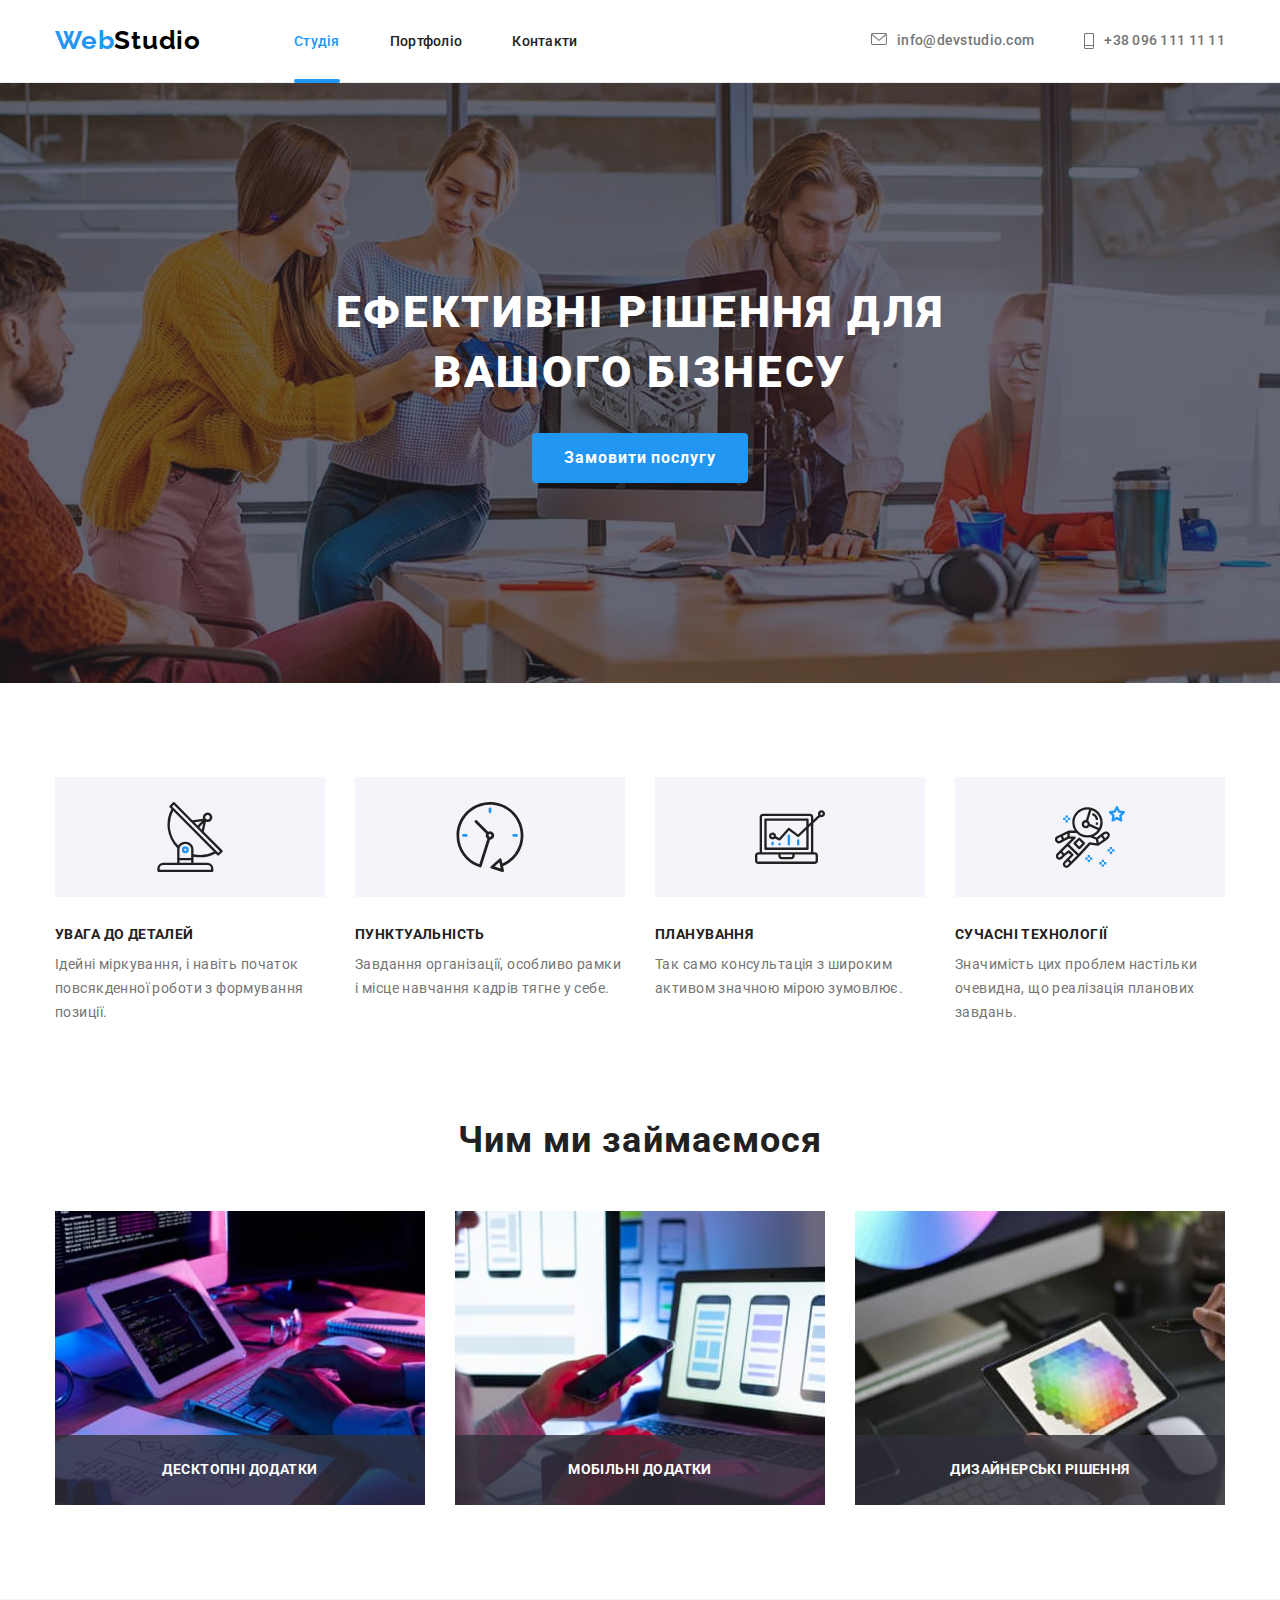
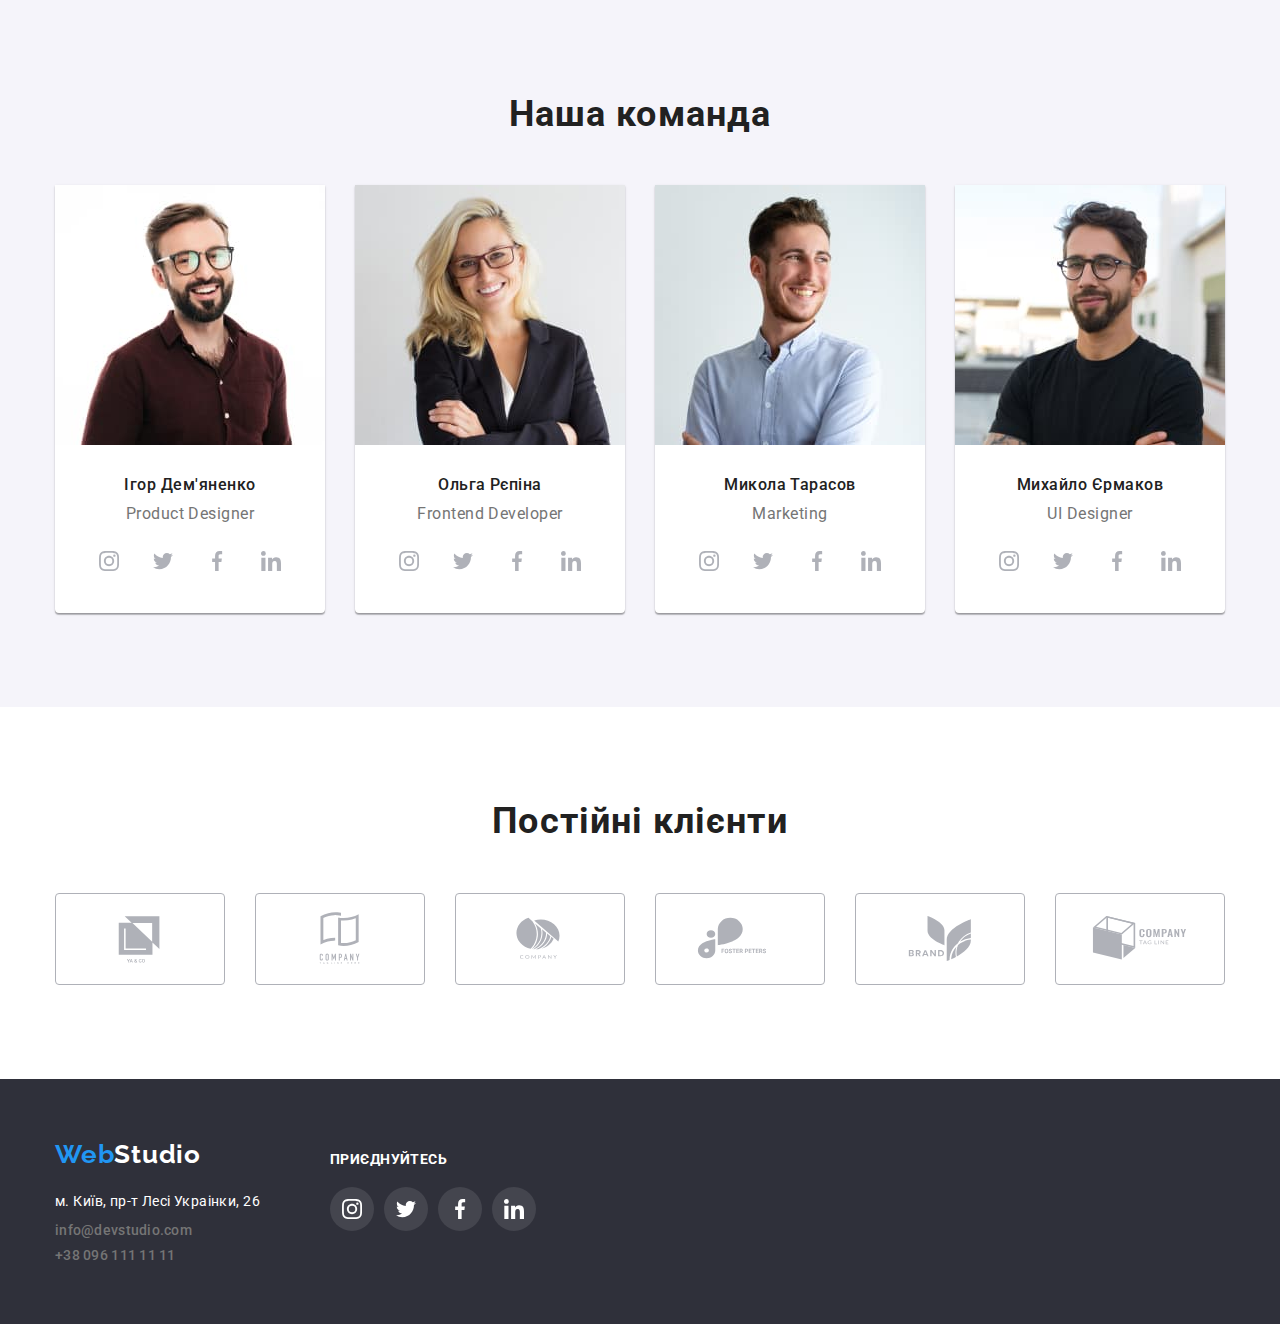
<file: index.html>
<!DOCTYPE html>
<html lang="uk">
  <head>
    <meta charset="UTF-8" />
    <meta http-equiv="X-UA-Compatible" content="IE=edge" />
    <meta name="viewport" content="width=device-width, initial-scale=1.0" />
    <link rel="preconnect" href="https://fonts.googleapis.com" />
    <link rel="preconnect" href="https://fonts.gstatic.com" crossorigin />
    <link
      href="https://fonts.googleapis.com/css2?family=Raleway:wght@700&family=Roboto:wght@400;500;700;900&display=swap"
      rel="stylesheet"
    />
    <link
      rel="stylesheet"
      href="https://cdnjs.cloudflare.com/ajax/libs/modern-normalize/1.1.0/modern-normalize.min.css"
    />
    <link rel="stylesheet" href="./CSS/styles.css" />
    <title>Студія</title>
  </head>
  <body>
    <header>
      <section class="section-header">
        <div class="container header">
          <nav>
            <ul class="list-navigation">
              <li class="logo-header">
                <a href="./index.html" class="logo-link"><span class="logo-web">Web</span>Studio</a>
              </li>
              <li class="list-link-header">
                <a href="index.html" class="link-header studio current-page">Студія</a>
              </li>
              <li class="list-link-header">
                <a href="portfolio.html" class="link-header portfolio">Портфоліо</a>
              </li>
              <li class="list-link-header contacts">
                <a href="index.html" class="link-header contacts">Контакти</a>
              </li>
            </ul>
          </nav>
          <ul class="section-header-contacts">
            <li class="list-link-contact">
              <a href="mailto:info@devstudio.com" class="link-contact email">
                <svg class="icon-email" width="16" height="12">
                  <use href="./images/icons.svg#icon-email"></use>
                </svg>
                info@devstudio.com</a
              >
            </li>
            <li class="list-link-contact phone">
              <a href="tel:+380961111111" class="link-contact"
                ><svg class="icon-phone" width="10" height="16">
                  <use href="./images/icons.svg#icon-phone"></use>
                </svg>
                +38 096 111 11 11</a
              >
            </li>
          </ul>
        </div>
      </section>
    </header>
    <main>
      <section class="hero-section">
        <div class="container hero">
          <h1 class="hero-title">Ефективні рішення для вашого бізнесу</h1>
          <button type="button" class="button-hero" data-modal-open>Замовити послугу</button>
        </div>
      </section>
      <section class="section-advantages">
        <div class="container">
          <h2 class="title-advantages">НАШІ ПЕРЕВАГИ</h2>
          <ul class="list-advantages">
            <li class="block-advantages">
              <div class="rectangle-icon">
                <svg class="icon-advantages" width="70" height="70">
                  <use href="./images/icons.svg#icon-antenna"></use>
                </svg>
              </div>
              <h3 class="subtitle-advantages">УВАГА ДО ДЕТАЛЕЙ</h3>
              <p class="advantages-descripton">
                Ідейні міркування, і навіть початок повсякденної роботи з формування позиції.
              </p>
            </li>
            <li class="block-advantages">
              <div class="rectangle-icon">
                <svg class="icon-advantages" width="70" height="70">
                  <use href="./images/icons.svg#icon-clock"></use>
                </svg>
              </div>
              <h3 class="subtitle-advantages">ПУНКТУАЛЬНІСТЬ</h3>
              <p class="advantages-descripton">
                Завдання організації, особливо рамки і місце навчання кадрів тягне у себе.
              </p>
            </li>
            <li class="block-advantages">
              <div class="rectangle-icon">
                <svg class="icon-advantages" width="70" height="70">
                  <use href="./images/icons.svg#icon-diagram"></use>
                </svg>
              </div>
              <h3 class="subtitle-advantages">ПЛАНУВАННЯ</h3>
              <p class="advantages-descripton">
                Так само консультація з широким активом значною мірою зумовлює.
              </p>
            </li>
            <li class="block-advantages">
              <div class="rectangle-icon">
                <svg class="icon-advantages" width="70" height="70">
                  <use href="./images/icons.svg#icon-astronaut"></use>
                </svg>
              </div>
              <h3 class="subtitle-advantages">СУЧАСНІ ТЕХНОЛОГІЇ</h3>
              <p class="advantages-descripton">
                Значимість цих проблем настільки очевидна, що реалізація планових завдань.
              </p>
            </li>
          </ul>
        </div>
      </section>
      <section class="what-do-we-do">
        <div class="container">
          <h2 class="title-what-do-we-do">Чим ми займаємося</h2>
          <ul class="list-what-do-we-do">
            <li>
              <div class="image-what-do-we-do">
                <img
                  src="./images/whatdowedo1.jpg"
                  width="370"
                  alt="людина кодить з двума екранами по схемі на папері"
                  class="description"
                />
                <p class="description-what-do-we-do">Десктопні додатки</p>
              </div>
            </li>
            <li>
              <div class="image-what-do-we-do">
                <img
                  src="./images/whatdowedo2.jpg"
                  width="370"
                  alt="людина тримає телефон біля ноутбука"
                  class="description"
                />
                <p class="description-what-do-we-do">Мобільні додатки</p>
              </div>
            </li>
            <li>
              <div class="image-what-do-we-do">
                <img
                  src="./images/whatdowedo3.jpg"
                  width="370"
                  alt="людина малює різнокольоровий шестикутник на айпаді"
                  class="description"
                />
                <p class="description-what-do-we-do">Дизайнерські рішення</p>
              </div>
            </li>
          </ul>
        </div>
      </section>
      <section class="team-section">
        <div class="container">
          <h2 class="our-team">Наша команда</h2>
          <ul class="list-team">
            <li class="card-employee">
              <img
                src="./images/employee1.jpg"
                width="270"
                alt="усміхнений хлопець в окулярах одягнений у бордову футболку"
              />
              <div class="info">
                <h3 class="employee">Ігор Дем'яненко</h3>
                <p class="position">Product Designer</p>
              </div>
              <div class="block-social-media-employee">
                <ul class="list-social-media-employee">
                  <li class="social-media-employee">
                    <a href="" class="icon-link-employee">
                      <svg class="icon-social-media-employee" width="20" height="20">
                        <use href="./images/icons.svg#icon-instagram"></use>
                      </svg>
                    </a>
                  </li>
                  <li class="social-media-employee">
                    <a href="" class="icon-link-employee">
                      <svg class="icon-social-media-employee" width="20" height="20">
                        <use href="./images/icons.svg#icon-twitter"></use>
                      </svg>
                    </a>
                  </li>
                  <li class="social-media-employee">
                    <a href="" class="icon-link-employee">
                      <svg class="icon-social-media-employee" width="20" height="20">
                        <use href="./images/icons.svg#icon-facebook"></use>
                      </svg>
                    </a>
                  </li>
                  <li class="social-media-employee">
                    <a href="" class="icon-link-employee">
                      <svg class="icon-social-media-employee" width="20" height="20">
                        <use href="./images/icons.svg#icon-linkedin"></use>
                      </svg>
                    </a>
                  </li>
                </ul>
              </div>
            </li>
            <li class="card-employee">
              <img
                src="./images/employee2.jpg"
                width="270"
                alt="усміхнена блондинка в окулярах одягнена в білу блузку і чорний піджак"
              />
              <div class="info">
                <h3 class="employee">Ольга Рєпіна</h3>
                <p class="position">Frontend Developer</p>
              </div>
              <div class="block-social-media-employee">
                <ul class="list-social-media-employee">
                  <li class="social-media-employee">
                    <a href="" class="icon-link-employee">
                      <svg class="icon-social-media-employee" width="20" height="20">
                        <use href="./images/icons.svg#icon-instagram"></use>
                      </svg>
                    </a>
                  </li>
                  <li class="social-media-employee">
                    <a href="" class="icon-link-employee">
                      <svg class="icon-social-media-employee" width="20" height="20">
                        <use href="./images/icons.svg#icon-twitter"></use>
                      </svg>
                    </a>
                  </li>
                  <li class="social-media-employee">
                    <a href="" class="icon-link-employee">
                      <svg class="icon-social-media-employee" width="20" height="20">
                        <use href="./images/icons.svg#icon-facebook"></use>
                      </svg>
                    </a>
                  </li>
                  <li class="social-media-employee">
                    <a href="" class="icon-link-employee">
                      <svg class="icon-social-media-employee" width="20" height="20">
                        <use href="./images/icons.svg#icon-linkedin"></use>
                      </svg>
                    </a>
                  </li>
                </ul>
              </div>
            </li>
            <li class="card-employee">
              <img
                src="./images/employee3.jpg"
                width="270"
                alt="усміхнений хлопець в блакитній рубашці"
              />
              <div class="info">
                <h3 class="employee">Микола Тарасов</h3>
                <p class="position">Marketing</p>
              </div>
              <div class="block-social-media-employee">
                <ul class="list-social-media-employee">
                  <li class="social-media-employee">
                    <a href="" class="icon-link-employee">
                      <svg class="icon-social-media-employee" width="20" height="20">
                        <use href="./images/icons.svg#icon-instagram"></use>
                      </svg>
                    </a>
                  </li>
                  <li class="social-media-employee">
                    <a href="" class="icon-link-employee">
                      <svg class="icon-social-media-employee" width="20" height="20">
                        <use href="./images/icons.svg#icon-twitter"></use>
                      </svg>
                    </a>
                  </li>
                  <li class="social-media-employee">
                    <a href="" class="icon-link-employee">
                      <svg class="icon-social-media-employee" width="20" height="20">
                        <use href="./images/icons.svg#icon-facebook"></use>
                      </svg>
                    </a>
                  </li>
                  <li class="social-media-employee">
                    <a href="" class="icon-link-employee">
                      <svg class="icon-social-media-employee" width="20" height="20">
                        <use href="./images/icons.svg#icon-linkedin"></use>
                      </svg>
                    </a>
                  </li>
                </ul>
              </div>
            </li>
            <li class="card-employee">
              <img
                src="./images/employee4.jpg"
                width="270"
                alt="бородатий хлопець в окулярах одягнений в чорну футболку"
              />
              <div class="info">
                <h3 class="employee">Михайло Єрмаков</h3>
                <p class="position">UI Designer</p>
              </div>
              <div class="block-social-media-employee">
                <ul class="list-social-media-employee">
                  <li class="social-media-employee">
                    <a href="" class="icon-link-employee">
                      <svg class="icon-social-media-employee" width="20" height="20">
                        <use href="./images/icons.svg#icon-instagram"></use>
                      </svg>
                    </a>
                  </li>
                  <li class="social-media-employee">
                    <a href="" class="icon-link-employee">
                      <svg class="icon-social-media-employee" width="20" height="20">
                        <use href="./images/icons.svg#icon-twitter"></use>
                      </svg>
                    </a>
                  </li>
                  <li class="social-media-employee">
                    <a href="" class="icon-link-employee">
                      <svg class="icon-social-media-employee" width="20" height="20">
                        <use href="./images/icons.svg#icon-facebook"></use>
                      </svg>
                    </a>
                  </li>
                  <li class="social-media-employee">
                    <a href="" class="icon-link-employee">
                      <svg class="icon-social-media-employee" width="20" height="20">
                        <use href="./images/icons.svg#icon-linkedin"></use>
                      </svg>
                    </a>
                  </li>
                </ul>
              </div>
            </li>
          </ul>
        </div>
      </section>
      <section class="clients">
        <div class="container">
          <h2 class="regular-clients">Постійні клієнти</h2>
          <div>
            <ul class="list-clients">
              <li class="our-clients">
                <a href="" class="link-clients">
                  <svg class="icon-clients" width="106" height="60">
                    <use href="./images/icons.svg#icon-logo-1"></use>
                  </svg>
                </a>
              </li>
              <li class="our-clients">
                <a href="" class="link-clients">
                  <svg class="icon-clients" width="106" height="60">
                    <use href="./images/icons.svg#icon-logo-2"></use>
                  </svg>
                </a>
              </li>
              <li class="our-clients">
                <a href="" class="link-clients">
                  <svg class="icon-clients" width="106" height="60">
                    <use href="./images/icons.svg#icon-logo-3"></use>
                  </svg>
                </a>
              </li>
              <li class="our-clients">
                <a href="" class="link-clients">
                  <svg class="icon-clients" width="106" height="60">
                    <use href="./images/icons.svg#icon-logo-4"></use>
                  </svg>
                </a>
              </li>
              <li class="our-clients">
                <a href="" class="link-clients">
                  <svg class="icon-clients" width="106" height="60">
                    <use href="./images/icons.svg#icon-logo-5"></use>
                  </svg>
                </a>
              </li>
              <li class="our-clients">
                <a href="" class="link-clients">
                  <svg class="icon-clients" width="106" height="60">
                    <use href="./images/icons.svg#icon-logo-6"></use>
                  </svg>
                </a>
              </li>
            </ul>
          </div>
        </div>
      </section>
    </main>
    <footer class="section-footer">
      <div class="container footer">
        <div class="block-address">
          <a href="index.html" class="logo-footer"><span class="logo-web">Web</span>Studio</a>
          <address>
            <ul class="list-footer">
              <li class="contact-item">
                <a
                  href="https://goo.gl/maps/CPtrU1FHBa2aNyZL9"
                  target="_blank"
                  rel="noopener noreferrer nofollow"
                  class="link-footer-address"
                  >м. Київ, пр-т Лесі Украінки, 26</a
                >
              </li>
              <li class="contact-item">
                <a href="mailto:info@devstudio.com" class="link-footer">info@devstudio.com</a>
              </li>
              <li class="contact-item">
                <a href="tel:+380961111111" class="link-footer">+38 096 111 11 11</a>
              </li>
            </ul>
          </address>
        </div>
        <div class="section-social-media-footer">
          <h2 class="subscribe">приєднуйтесь</h2>
          <div class="block-social-media-footer">
            <ul class="list-social-media-footer">
              <li class="social-media-footer">
                <a href="" class="icon-link-footer">
                  <svg class="icon-social-media-footer" width="20" height="20">
                    <use href="./images/icons.svg#icon-instagram"></use>
                  </svg>
                </a>
              </li>
              <li class="social-media-footer">
                <a href="" class="icon-link-footer">
                  <svg class="icon-social-media-footer" width="20" height="20">
                    <use href="./images/icons.svg#icon-twitter"></use>
                  </svg>
                </a>
              </li>
              <li class="social-media-footer">
                <a href="" class="icon-link-footer">
                  <svg class="icon-social-media-footer" width="20" height="20">
                    <use href="./images/icons.svg#icon-facebook"></use>
                  </svg>
                </a>
              </li>
              <li class="social-media-footer">
                <a href="" class="icon-link-footer">
                  <svg class="icon-social-media-footer" width="20" height="20">
                    <use href="./images/icons.svg#icon-linkedin"></use>
                  </svg>
                </a>
              </li>
            </ul>
          </div>
        </div>
      </div>
    </footer>
    <div class="backdrop is-hidden" data-modal>
      <div class="modal">
        <button type="button" class="button-modal" data-modal-close>
          <svg class="modal-close">
            <use href="./images/icons.svg#icon-close"></use>
          </svg>
        </button>
      </div>
    </div>
    <script src="./JavaScript/modal.js"></script>
  </body>
</html>
</file>
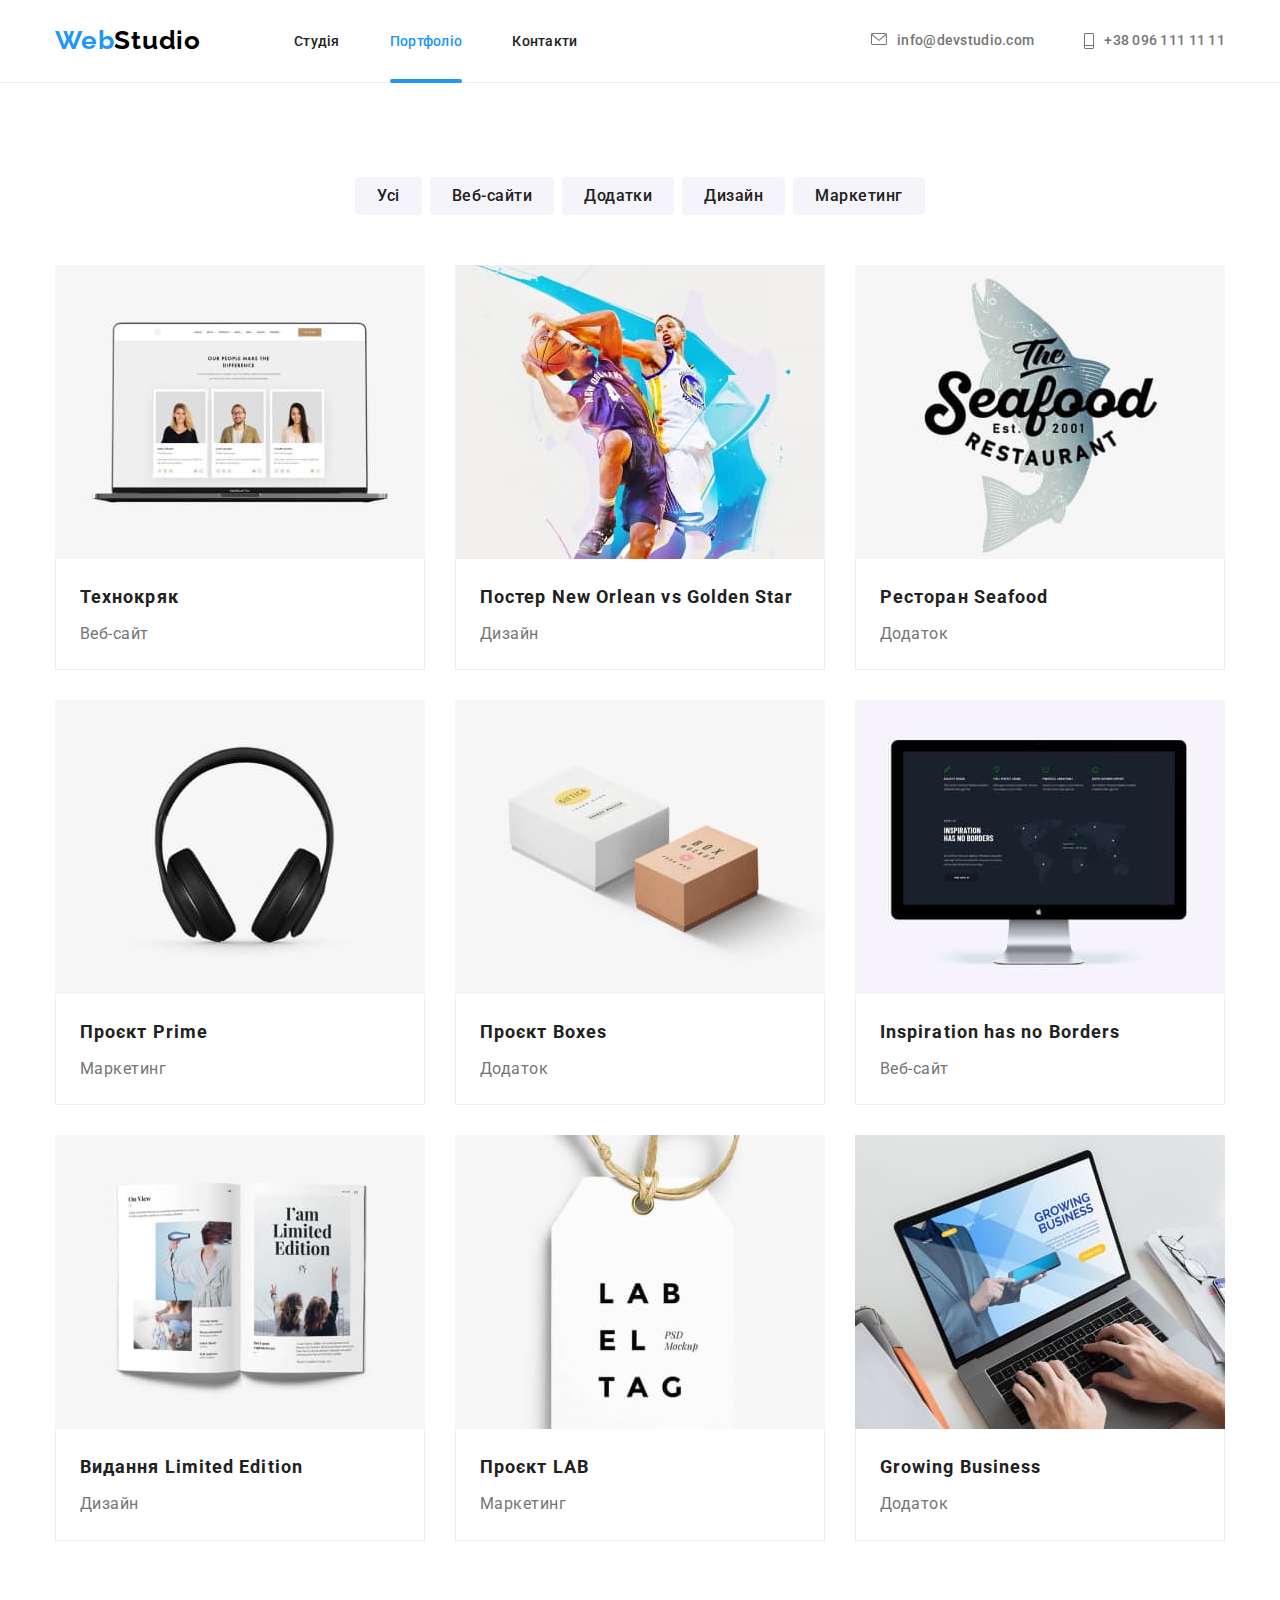
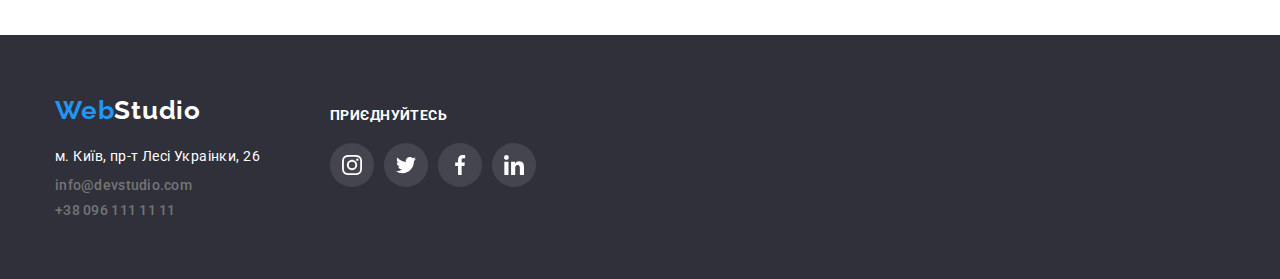
<file: portfolio.html>
<!DOCTYPE html>
<html lang="uk">
  <head>
    <meta charset="UTF-8" />
    <meta http-equiv="X-UA-Compatible" content="IE=edge" />
    <meta name="viewport" content="width=device-width, initial-scale=1.0" />
    <link rel="preconnect" href="https://fonts.googleapis.com" />
    <link rel="preconnect" href="https://fonts.gstatic.com" crossorigin />
    <link
      href="https://fonts.googleapis.com/css2?family=Raleway:wght@700&family=Roboto:wght@400;500;700;900&display=swap"
      rel="stylesheet"
    />
    <link
      rel="stylesheet"
      href="https://cdnjs.cloudflare.com/ajax/libs/modern-normalize/1.1.0/modern-normalize.min.css"
    />
    <link rel="stylesheet" href="./CSS/portfolio.css" />
    <title>Портфоліо</title>
  </head>
  <body>
    <header>
      <section class="section-header">
        <div class="container header">
          <nav>
            <ul class="list-navigation">
              <li class="logo-header">
                <a href="./index.html" class="logo-link"><span class="logo-web">Web</span>Studio</a>
              </li>
              <li class="list-link-header">
                <a href="index.html" class="link-header studio">Студія</a>
              </li>
              <li class="list-link-header">
                <a href="portfolio.html" class="link-header portfolio current-page">Портфоліо</a>
              </li>
              <li class="list-link-header contacts">
                <a href="index.html" class="link-header contacts">Контакти</a>
              </li>
            </ul>
          </nav>
          <ul class="section-header-contacts">
            <li class="list-link-contact">
              <a href="mailto:info@devstudio.com" class="link-contact email">
                <svg class="icon-email" width="16" height="12">
                  <use href="./images/icons.svg#icon-email"></use>
                </svg>
                info@devstudio.com</a
              >
            </li>
            <li class="list-link-contact phone">
              <a href="tel:+380961111111" class="link-contact"
                ><svg class="icon-phone" width="10" height="16">
                  <use href="./images/icons.svg#icon-phone"></use>
                </svg>
                +38 096 111 11 11</a
              >
            </li>
          </ul>
        </div>
      </section>
    </header>
    <main>
      <div class="container">
        <section class="section-our-works">
          <h1>наші роботи</h1>
          <ul class="filter">
            <li class="buttons-filter">
              <button type="button" class="buttons-filter-item">Усі</button>
            </li>
            <li class="buttons-filter">
              <button type="button" class="buttons-filter-item">Веб-сайти</button>
            </li>
            <li class="buttons-filter">
              <button type="button" class="buttons-filter-item">Додатки</button>
            </li>
            <li class="buttons-filter">
              <button type="button" class="buttons-filter-item">Дизайн</button>
            </li>
            <li class="buttons-filter marketing">
              <button type="button" class="buttons-filter-item">Маркетинг</button>
            </li>
          </ul>
          <ul class="our-works">
            <li class="work-cards">
              <a href="" class="link-main">
                <div class="product-thumb">
                  <img
                    src="./images/portfolio/technokryak.jpg"
                    alt="Ноутбук з відкритим сайтом"
                    width="370"
                  />
                  <p class="cards-info">
                    Ресурс пропонує комплексні пропозиції з різним рівнем функціоналу та сервісів.
                    Все це дозволить відвідувачу отримати вичерпні відомості про компанію чи
                    приватну особу.
                  </p>
                </div>
                <div class="info-portfolio">
                  <h2 class="title">Технокряк</h2>
                  <p class="subtitle">Веб-сайт</p>
                </div>
              </a>
            </li>
            <li class="work-cards">
              <a href="" class="link-main">
                <div class="product-thumb">
                  <img
                    src="./images/portfolio/poster.jpg"
                    alt="2 баскетболісти намагаються отримати м'яч"
                    width="370"
                  />
                  <p class="cards-info"></p>
                </div>
                <div class="info-portfolio">
                  <h2 class="title">Постер New Orlean vs Golden Star</h2>
                  <p class="subtitle">Дизайн</p>
                </div>
              </a>
            </li>
            <li class="work-cards">
              <a href="" class="link-main">
                <div>
                  <div class="product-thumb">
                    <img
                      src="./images/portfolio/restoran-of-seafood.jpg"
                      alt="Риба та назва поверх неї 'морська їжа'"
                      width="370"
                    />
                    <p class="cards-info"></p>
                  </div>
                </div>
                <div class="info-portfolio">
                  <h2 class="title">Ресторан Seafood</h2>
                  <p class="subtitle">Додаток</p>
                </div>
              </a>
            </li>
            <li class="work-cards">
              <a href="" class="link-main">
                <div>
                  <div class="product-thumb">
                    <img
                      src="./images/portfolio/project-prime.jpg"
                      alt="Чорні навушники на білому фоні"
                      width="370"
                    />
                    <p class="cards-info"></p>
                  </div>
                </div>
                <div class="info-portfolio">
                  <h2 class="title">Проєкт Prime</h2>
                  <p class="subtitle">Маркетинг</p>
                </div>
              </a>
            </li>
            <li class="work-cards">
              <a href="" class="link-main">
                <div class="product-thumb">
                  <img src="./images/portfolio/project-boxes.jpg" alt="Дві коробки" width="370" />
                  <p class="cards-info"></p>
                </div>
                <div class="info-portfolio">
                  <h2 class="title">Проєкт Boxes</h2>
                  <p class="subtitle">Додаток</p>
                </div>
              </a>
            </li>
            <li class="work-cards">
              <a href="" class="link-main">
                <div class="product-thumb">
                  <img
                    src="./images/portfolio/inspiration-has-no-borders.jpg"
                    alt="Екран з відкритим сайтом "
                    width="370"
                  />
                  <p class="cards-info"></p>
                </div>
                <div class="info-portfolio">
                  <h2 class="title">Inspiration has no Borders</h2>
                  <p class="subtitle">Веб-сайт</p>
                </div>
              </a>
            </li>
            <li class="work-cards last">
              <a href="" class="link-main">
                <div class="product-thumb">
                  <img
                    src="./images/portfolio/limited-edition.jpg"
                    alt="Книжка з картинками"
                    width="370"
                  />
                  <p class="cards-info"></p>
                </div>
                <div class="info-portfolio">
                  <h2 class="title">Видання Limited Edition</h2>
                  <p class="subtitle">Дизайн</p>
                </div>
              </a>
            </li>
            <li class="work-cards last">
              <a href="" class="link-main">
                <div class="product-thumb">
                  <img
                    src="./images/portfolio/project-lab.jpg"
                    alt="Біла бірка за надписом LAB"
                    width="370"
                  />
                  <p class="cards-info"></p>
                </div>
                <div class="info-portfolio">
                  <h2 class="title">Проєкт LAB</h2>
                  <p class="subtitle">Маркетинг</p>
                </div>
              </a>
            </li>
            <li class="work-cards last">
              <a href="" class="link-main"
                ><div class="product-thumb">
                  <img
                    src="./images/portfolio/growing-business.jpg"
                    alt="Людина тримає ноутбук на ногах і щось шукає на сайті growing-business"
                    width="370"
                  />
                  <p class="cards-info"></p>
                </div>
                <div class="info-portfolio">
                  <h2 class="title">Growing Business</h2>
                  <p class="subtitle">Додаток</p>
                </div>
              </a>
            </li>
          </ul>
        </section>
      </div>
    </main>
    <footer class="section-footer">
      <div class="container footer">
        <div class="block-address">
          <a href="index.html" class="logo-footer"><span class="logo-web">Web</span>Studio</a>
          <address>
            <ul class="list-footer">
              <li class="contact-item">
                <a
                  href="https://goo.gl/maps/CPtrU1FHBa2aNyZL9"
                  target="_blank"
                  rel="noopener noreferrer nofollow"
                  class="link-footer-address"
                  >м. Київ, пр-т Лесі Украінки, 26</a
                >
              </li>
              <li class="contact-item">
                <a href="mailto:info@devstudio.com" class="link-footer">info@devstudio.com</a>
              </li>
              <li class="contact-item">
                <a href="tel:+380961111111" class="link-footer">+38 096 111 11 11</a>
              </li>
            </ul>
          </address>
        </div>
        <div class="section-social-media-footer">
          <h2 class="subscribe">приєднуйтесь</h2>
          <div class="block-social-media-footer">
            <ul class="list-social-media-footer">
              <li class="social-media-footer">
                <a href="" class="icon-link-footer">
                  <svg class="icon-social-media-footer" width="20" height="20">
                    <use href="./images/icons.svg#icon-instagram"></use>
                  </svg>
                </a>
              </li>
              <li class="social-media-footer">
                <a href="" class="icon-link-footer">
                  <svg class="icon-social-media-footer" width="20" height="20">
                    <use href="./images/icons.svg#icon-twitter"></use>
                  </svg>
                </a>
              </li>
              <li class="social-media-footer">
                <a href="" class="icon-link-footer">
                  <svg class="icon-social-media-footer" width="20" height="20">
                    <use href="./images/icons.svg#icon-facebook"></use>
                  </svg>
                </a>
              </li>
              <li class="social-media-footer">
                <a href="" class="icon-link-footer">
                  <svg class="icon-social-media-footer" width="20" height="20">
                    <use href="./images/icons.svg#icon-linkedin"></use>
                  </svg>
                </a>
              </li>
            </ul>
          </div>
        </div>
      </div>
    </footer>
  </body>
</html>
</file>
<file: CSS/styles.css>
:root {
 --link-color-hover: #2196F3;
 --button-color: white;
 --button-background: #2196F3;
 --primary-color: #212121;
 --secondary-color: #757575;
 --function: cubic-bezier(0.4, 0, 0.2, 1);
 --duration-animation: 250ms;
}
body {
    font-family: Roboto, sans-serif;
}
.container {
    width: 1200px;
    margin: 0 auto;
    padding-left: 15px;
    padding-right: 15px;
}
a {
    margin-bottom: 0;
}
h1,h2,h3,h4,h5,h6 {
    margin: 0;
    padding: 0;
}
p {
    margin: 0;
}
ul {
    padding-left: 0;
    margin: 0;
    list-style: none;
}
img {
    display: block;
}
 /* header */
.section-header {
    display: flex;
    justify-content: space-between;
    align-items: center;
    border-bottom: 1px solid #ECECEC;
}
.container.header {
    display: flex;
    justify-content: space-between;
    align-items: center;
}
 
 .list-navigation {
    list-style: none;
    margin: 0 auto;
    display: flex;
    text-align: center;
    padding: 0%;
    align-items: center;
 }
nav {
    font-family: Roboto, sans-serif;
}
.logo-header {
    font-family: 'Raleway', sans-serif;
        font-weight: 700;
        font-size: 26px;
        line-height: 1.19;
        letter-spacing: 0.03em;
        color: black;
        margin-right: 93px;
}
.logo-web {
    color: #2196F3;
}
.logo {
    display: block;
    padding-top: 24px;
    padding-bottom: 25px;
}
.logo-link {
    text-decoration: none;
    color: black;
    display: block;
    
}
.logo-header {
    padding-top: 24px;
    padding-bottom: 25px;
}
.list-link-header {
    margin-right: 50px;
    position: relative;
    padding-top: 32px;
    padding-bottom: 32px;
}

.link-header {
    color: var(--primary-color);
    text-decoration: none;
    font-family: 'Roboto', sans-serif;
    font-weight: 500;
    font-size: 14px;
    line-height: 16px;
    letter-spacing: 0.02em;
    padding-top: 32px;
    padding-bottom: 32px;
    
    transition-property: color;
    transition-duration: var(--duration-animation);
        
}
.link-header.studio {
    color: #2196F3;
}
.current-page::after {
position: absolute;
display: block;
width: 100%;
height: 4px;
background-color: var(--button-background);
bottom: -1px;
content: "";
border-radius: 2px;
}
.list-link-header.contacts {
    margin-right: 0px;
}
.link-header:hover,
.link-header:focus {
    color:#2196F3;
    transition-timing-function: var(--function);
    transition-duration: var(--duration-animation);
}
.icon-email {
    margin-right: 10px;
    --icon-color: currentColor;
}
.icon-phone {
    margin-right: 10px;
    --icon-color: currentColor;
}
.section-header-contacts {
    display: flex;
    list-style: none;
    padding: 0;
    margin: 0;
}
.link-contact {
    text-decoration: none;
    color: var(--secondary-color);
    font-family: 'Roboto', sans-serif;
    font-style: normal;
    font-weight: 500;
    font-size: 14px;
    line-height: 1.14;
    letter-spacing: 0.02em;
    margin-left: 0;
    display: flex;
    transition-property: color;
    transition-duration: var(--duration-animation);
}
.list-link-contact {
    margin-right: 50px;
    align-items: center;
}
.list-link-contact.phone {
margin-right: 0;
}

.link-contact:hover,
.link-contact:focus {
    color: var(--link-color-hover);
    transition-duration: var(--duration-animation);
    transition-timing-function: var(--function);
}

/* body */
.container.hero {
    display: flex;
    flex-direction: column;
    align-items: center;
    justify-content: center;
}
.hero-section {
    display: flex;
    background: #2F303A;
    text-align: center;
    align-items: center;
    background-image: linear-gradient(to right, rgba(47, 48, 58, 0.4), rgba(47, 48, 58, 0.4)), url(../images/hero.jpg);
    background-repeat: no-repeat;
    background-position: center;
    padding-top: 200px;
    padding-bottom: 200px;
}
/* .background-hero {
    display: flex;
        flex-direction: column;
        align-items: center;
        justify-content: center;
        background: rgba(47, 48, 58, 0.4);
        width: 1600px;
} */
.hero-title {
    position: relative;
    color: white;
    font-weight: 900;
    font-size: 44px;
    line-height: 1.36;
    letter-spacing: 0.06em;
    text-transform: uppercase;
    margin-bottom: 30px;
    width: 696px;
}
/* .hero-title::before {
    position: absolute;
    top: 0;
    left: 0;
    width: 100px;
    height: 20px;
    background: linear-gradient(217deg, rgba(255, 0, 0, .8), rgba(255, 0, 0, 0) 70.71%),
            linear-gradient(127deg, rgba(0, 255, 0, .8), rgba(0, 255, 0, 0) 70.71%),
            linear-gradient(336deg, rgba(0, 0, 255, .8), rgba(0, 0, 255, 0) 70.71%);
    content: "";

z-index: 1;
} */
.button-hero {
    display: block;
    font-weight: 700;
    font-size: 16px;
    line-height: 1.88;
    letter-spacing: 0.06em;
    color: #FFFFFF;
    background-color: var(--button-background);
    cursor: pointer;
    border-radius: 4px;
    padding: 10px 32px;
    margin: 0;
    border: none;

    transition-property: background-color;
    transition-duration: var(--duration-animation);
}
.button-hero:hover,
.button-hero:focus {
    background-color: #188CE8;
    transition-duration: var(--duration-animation);
    transition-timing-function: var(--function);
}
.section-advantages {
padding-top: 94px;
padding-bottom: 94px;
}
.list-advantages {
    display: flex;
    justify-content: space-between;
}
.title-advantages {
    display: none;
}

.subtitle-advantages {
        font-weight: 700;
        font-size: 14px;
        line-height: 1.14;
        letter-spacing: 0.03em;
        text-transform: uppercase;
        color: var(--primary-color);
        margin-top: 30px;
        margin-bottom: 10px;
}
.advantages-descripton {
font-size: 14px;
line-height: 1.71;
letter-spacing: 0.03em;
color: var(--secondary-color);
margin-top: 0%;
margin-bottom: 0%;
}
.block-advantages {
    width: 270px;
    height: 248px;
}
.rectangle-icon {
    display: flex;
    height: 120px;
    background-color: #F5F4FA;
    align-items: center;
}
.icon-advantages {
    margin: 0 auto;
}
.what-do-we-do {
    padding-bottom: 94px;
}
.title-what-do-we-do {
        font-weight: 700;
        font-size: 36px;
        line-height: 1.17;
        letter-spacing: 0.03em;
        color: var(--primary-color);
        text-align: center;
        margin-top: 0%;
        margin-bottom: 50px;
}
.list-what-do-we-do {
    display: flex;
    justify-content: space-between;
    list-style: none;
    margin-bottom: 0%;
    margin-top: 0%;
    padding-left: 0%;
    position: relative;
}
.image-what-do-we-do {
    position: relative;
    justify-content: center;
    display: flex;
}
.image-what-do-we-do::before {
    position: absolute;
    width: 370px;
    height: 70px;
    bottom: 0;
    left: 0;
    content: "";
    background: rgba(47, 48, 58, 0.8);
    }
.description-what-do-we-do {
    position: absolute;
    bottom: 27px;

    color: #FFFFFF;
    font-weight: 700;
        font-size: 14px;
        line-height: 1.14;
        letter-spacing: 0.03em;
        text-transform: uppercase;
}

.team-section {
background-color: #F5F4FA;
padding-top: 94px;
padding-bottom: 94px;
}
.list-team {
    display: flex;
    list-style: none;
    justify-content: space-between;
    padding-left: 0%;
}
.card-employee {
    text-align: center;
    background-color: #FFFFFF;
    box-shadow: 0px 1px 3px rgba(0, 0, 0, 0.12), 0px 1px 1px rgba(0, 0, 0, 0.14), 0px 2px 1px rgba(0, 0, 0, 0.2);
    border-radius: 0px 0px 4px 4px;
}
.our-team {
        font-weight: 700;
        font-size: 36px;
        line-height: 1.17;
        letter-spacing: 0.03em;
        color: var(--primary-color);
        text-align: center;
        margin-bottom: 50px;
}
.info {
    padding-top: 30px;
    padding-bottom: 16px;
}
.employee {
        font-weight: 500;
        font-size: 16px;
        line-height: 1.19;
        letter-spacing: 0.03em;
        color: var(--primary-color);
        margin-bottom: 10px;
}
.position {
        font-size: 16px;
        line-height: 1.19;
        letter-spacing: 0.03em;
        color: #757575;
}
.block-social-media-employee {
    padding-bottom: 30px;
}
.list-social-media-employee {
    display: flex;
    justify-content: center;
    gap: 10px;
}

.icon-link-employee {
    display: flex;
    width: 44px;
    height: 44px;
    border-radius: 50%;
    align-items: center;
    justify-content: center; 

    transition-property: background-color;
    transition-duration: var(--duration-animation);
}
.icon-social-media-employee {
    fill: #AFB1B8;

    transition-property: fill;
}
.icon-link-employee:hover,
.icon-link-employee:focus {
    background-color: #2196F3;  
    transition-duration: var(--duration-animation);
    transition-timing-function: var(--function);
}
.icon-link-employee:hover .icon-social-media-employee,
.icon-link-employee:focus .icon-social-media-employee {
    fill: #FFFFFF;

    transition-duration: var(--duration-animation);
    transition-timing-function: var(--function);
}
.clients {
    padding-top: 94px;
    padding-bottom: 94px;
}
.regular-clients {
    font-weight: 700;
    font-size: 36px;
    line-height: 1.16;
    text-align: center;
    letter-spacing: 0.03em;
    color: #212121;
    margin-bottom: 50px;
}
.list-clients {
    display: flex;
    gap: 30px;
    justify-content: center;
}

.link-clients {
    display: flex;
    width: 170px;
    height: 92px;
    border: 1px solid #AFB1B8;
    border-radius: 4px;
    align-items: center;
    justify-content: center;

    transition-property: border;
    transition-duration: var(--duration-animation);
}
.icon-clients {
    fill: #AFB1B8;
    transition-property: fill;
    transition-duration: var(--duration-animation);
}
.link-clients:hover,
.link-clients:focus {
    border: 1px solid #2196F3;
    transition-timing-function: var(--function);
    transition-duration: var(--duration-animation);
}
.link-clients:hover .icon-clients,
.link-clients:focus .icon-clients {
    fill: #2196F3;
    transition-timing-function: var(--function);
    transition-duration: var(--duration-animation);
}
/* footer */
.container.footer {
    display: flex;
}

.section-footer {
    background: #2F303A;
    padding-top: 60px;
    padding-bottom: 60px;
}
.logo-footer {
    display: block;
    font-family: 'Raleway', sans-serif;
    font-style: normal;
    font-weight: 700;
    font-size: 26px;
    line-height: 1.19;
    letter-spacing: 0.03em;
    text-decoration: none;
    color: white;
    margin-bottom: 20px;
}
.link-footer-address {
    display: block;
    font-family: 'Roboto';
    font-weight: 400;
    font-size: 14px;
    line-height: 1.71;
    letter-spacing: 0.03em;
    color: #FFFFFF;
    text-decoration: none;
    font-style: normal;
}

.link-footer {
    display: block;
    text-decoration: none;
    color: var(--secondary-color);
    font-family: 'Roboto', sans-serif;
    font-style: normal;
    font-weight: 500;
    font-size: 14px;
    line-height: 1.14;
    letter-spacing: 0.02em;

    transition-property: color;
    transition-duration: var(--duration-animation);
}
.list-footer {
    list-style: none;
    padding-left: 0%;
    margin: 0%;
    
}
.link-footer:hover,
.link-footer:focus {
    color: var(--link-color-hover);
    transition-timing-function: var(--function);
    transition-duration: var(--duration-animation);
}

.contact-item:not(:last-child) {
    margin-bottom: 9px;
}
.subscribe {
    font-weight: 700;
    font-size: 14px;
    line-height: 16px;
    letter-spacing: 0.03em;
    text-transform: uppercase;
    color: #FFFFFF;
    margin-bottom: 20px;
}
.section-social-media-footer {
    padding-top: 12px;
    margin-left: 70px;
}
.list-social-media-footer {
    display: flex;
    justify-content: center;
    gap: 10px;
}

.icon-link-footer {
    display: flex;
    width: 44px;
    height: 44px;
    border-radius: 50%;
    align-items: center;
    justify-content: center;
    background: rgba(255, 255, 255, 0.1);

    transition-property: background-color;
    transition-duration: var(--duration-animation);
}

.icon-social-media-footer {
    fill: #FFFFFF;
}

.icon-link-footer:hover,
.icon-link-footer:focus {
    background: #2196F3;
    transition-timing-function: var(--function);
    transition-duration: var(--duration-animation);
}
/* Modal */

.backdrop {
    position: fixed;
    background-color: rgba(0, 0, 0, 0.2);
    top: 0;
    left: 0;
    width: 100%;
    height: 100%;
    transition: opacity 250ms, visibility 250ms;
}
.modal {
    position: absolute;
    display: flex;
    width: 528px;
    height: 581px;
    background-color: white;
    top: 50%;
    left: 50%;
    transform: translate(-50%, -50%);
    justify-content: end;
    border-radius: 4px;
    padding: 8px;

}
.button-modal {
    background-color: #fff;
    border: 1px solid rgba(0, 0, 0, 0.1);
    cursor: pointer;
    width: 30px;
    height: 30px;
    border-radius: 50%;
    padding: 0;
}
.modal-close {
    width: 11px;
    height: 11px;
}
.is-hidden {
    opacity: 0;
    visibility: hidden;
    pointer-events: none;
}
</file>
<file: CSS/portfolio.css>
:root {
    --link-color-hover: #2196F3;
    --primary-color: #212121;
    --secondary-color: #757575;
    --button-background: #2196F3;
    --function: cubic-bezier(0.4, 0, 0.2, 1);
    --duration-animation: 250ms;
}
body {
    font-family: Roboto, sans-serif;
}
.container {
    width: 1200px;
    margin: 0 auto;
    padding-left: 15px;
    padding-right: 15px;
}

a {
    margin-bottom: 0;
}

h1,
h2,
h3,
h4,
h5,
h6 {
    margin: 0;
    padding: 0;
}

p {
    margin: 0;
}

ul {
    padding-left: 0;
    margin: 0;
    list-style: none;
}

img {
    display: block;
}
button {
    margin: o;
}
/* header */

.section-header {
    display: flex;
    justify-content: space-between;
    align-items: center;
    border-bottom: 1px solid #ECECEC;
}

.container.header {
    display: flex;
    justify-content: space-between;
    align-items: center;
}

.list-navigation {
    list-style: none;
    margin: 0 auto;
    display: flex;
    text-align: center;
    padding: 0%;
    align-items: center;
}

nav {
    font-family: Roboto, sans-serif;
}

.logo-header {
    font-family: 'Raleway', sans-serif;
    font-weight: 700;
    font-size: 26px;
    line-height: 1.19;
    letter-spacing: 0.03em;
    color: black;
    margin-right: 93px;
}

.logo-web {
    color: #2196F3;
}

.logo {
    display: block;
    padding-top: 24px;
    padding-bottom: 25px;
}

.logo-link {
    text-decoration: none;
    color: black;
    display: block;

}

.logo-header {
    padding-top: 24px;
    padding-bottom: 25px;
}

.list-link-header {
    margin-right: 50px;
    padding-top: 32px;
    padding-bottom: 32px;
    position: relative;
}

.link-header {
    color: var(--primary-color);
    text-decoration: none;
    font-family: 'Roboto', sans-serif;
    font-weight: 500;
    font-size: 14px;
    line-height: 16px;
    letter-spacing: 0.02em;
    padding-top: 32px;
    padding-bottom: 32px;

    transition-property: color;
    transition-duration: var(--duration-animation);

}

.link-header.portfolio {
    color: #2196F3;
}

.current-page::after {
    position: absolute;
    display: block;
    width: 100%;
    height: 4px;
    background-color: var(--button-background);
    bottom: -1px;
    content: "";
    border-radius: 2px;
}

.list-link-header.contacts {
    margin-right: 0px;
}

.link-header:hover,
.link-header:focus {
    color: #2196F3;
    transition-timing-function: var(--function);
    transition-duration: var(--duration-animation);
}

.icon-email {
    margin-right: 10px;
    --icon-color: currentColor;
}

.icon-phone {
    margin-right: 10px;
    --icon-color: currentColor;
}

.section-header-contacts {
    display: flex;
    list-style: none;
    padding: 0;
    margin: 0;
}

.link-contact {
    text-decoration: none;
    color: var(--secondary-color);
    font-family: 'Roboto', sans-serif;
    font-style: normal;
    font-weight: 500;
    font-size: 14px;
    line-height: 1.14;
    letter-spacing: 0.02em;
    margin-left: 0;
    display: flex;
    transition-property: color;
    transition-duration: var(--duration-animation);
}

.list-link-contact {
    margin-right: 50px;
    align-items: center;
}

.list-link-contact.phone {
    margin-right: 0;
}

.link-contact:hover,
.link-contact:focus {
    color: var(--link-color-hover);
    transition-duration: var(--duration-animation);
    transition-timing-function: var(--function);
}
/* main */
h1 {
    display: none;
}
.section-our-works {
    padding-top: 94px;
    padding-bottom: 94px;
}
.filter {
    display: flex;
    list-style: none;
    padding-left: 0%;
    align-items: center;    
    margin-bottom: 34px;
    justify-content: center;
    margin-bottom: 50px;
}

.buttons-filter:not(:last-child) {
    margin-right: 8px;
}
.buttons-filter-item {
    font-weight: 500;
    font-size: 16px;
    line-height: 1.62;
    letter-spacing: 0.03em;
    color: #212121;
    background: #F5F4FA;
    cursor: pointer;
    border-radius: 4px;
    border: transparent;
    padding: 6px 22px;

    transition-property: color, background-color;
    transition-duration: var(--duration-animation);
    transition-timing-function: var(--function);
}
.buttons-filter.marketing {
    margin-right: 0;
}

.buttons-filter-item:hover,
.buttons-filter-item:focus {
    color: white;
    background: #2196F3;
    box-shadow: 0px 3px 1px rgba(0, 0, 0, 0.1), 0px 1px 2px rgba(0, 0, 0, 0.08), 0px 2px 2px rgba(0, 0, 0, 0.12);
    border: transparent;
    transition-duration: var(--duration-animation);
    transition-timing-function: var(--function);
}
.our-works {
    display: flex;
    flex-wrap: wrap;
    list-style: none;
    padding-left: 0%;
    gap: 30px;
}
.work-cards {
    max-width: 370px;
}
.product-thumb {
    position: relative;
    display: flex;
    justify-content: center;
    align-items: center;
    overflow: hidden;
}
.product-thumb::before {
    position: absolute;
    width: 370px;
    height: 294px;
    content: "";
    background-color: rgba(33, 150, 243, 0.9);
    bottom: 0;
    left: 0;
    transform: translateY(100%);
    transition: transform 250ms cubic-bezier(0.4, 0, 0.2, 1);
    
}
.cards-info {
    position: absolute;
    padding: 63px 24px;
    font-size: 18px;
    line-height: 1.55;
    bottom: 0;
    letter-spacing: 0.03em;
    color: #FFFFFF;
    transform: translateY(101%);
    transition: transform 250ms cubic-bezier(0.4, 0, 0.2, 1);
}

.link-main:hover .product-thumb::before,
.link-main:focus .product-thumb::before {
    transform: translateY(0%);
    transition-duration: var(--duration-animation);
    transition-timing-function: var(--function);
}
.link-main:hover .cards-info,
.link-main:focus .cards-info {
    transform: translateY(0%);
    transition-duration: var(--duration-animation);
    transition-timing-function: var(--function);
}
.link-main {
    display: block;
    text-decoration: none;
    box-shadow: 0 0 0 transparent;
    transition-property: box-shadow;
    transition-duration: var(--duration-animation);
    transition-timing-function: var(--function);
}
.link-main:hover,
.link-main:focus {
    box-shadow: 0px 1px 1px rgba(0, 0, 0, 0.12), 0px 4px 4px rgba(0, 0, 0, 0.06), 1px 4px 6px rgba(0, 0, 0, 0.16);
    transition-duration: var(--duration-animation);
    transition-timing-function: var(--function);
}
.info-portfolio {
    padding: 20px 24px;
    border-right: 1px solid #EEEEEE;
    border-left: 1px solid #EEEEEE;
    border-bottom: 1px solid #EEEEEE;
}
.title {
    font-weight: 700;
    font-size: 18px;
    line-height: 2;    
    letter-spacing: 0.06em;
    color: var(--primary-color);
    margin-bottom: 4px;
}
.subtitle {
    font-size: 16px;
        line-height: 1.88;    
        letter-spacing: 0.03em;
    color: var(--secondary-color);
    margin-bottom: 0%;
    margin-top: 0%;
}
/* footer */
.container.footer {
    display: flex;
}

.section-footer {
    background: #2F303A;
    padding-top: 60px;
    padding-bottom: 60px;
}

.logo-footer {
    display: block;
    font-family: 'Raleway', sans-serif;
    font-style: normal;
    font-weight: 700;
    font-size: 26px;
    line-height: 1.19;
    letter-spacing: 0.03em;
    text-decoration: none;
    color: white;
    margin-bottom: 20px;
}

.link-footer-address {
    display: block;
    font-family: 'Roboto';
    font-weight: 400;
    font-size: 14px;
    line-height: 1.71;
    letter-spacing: 0.03em;
    color: #FFFFFF;
    text-decoration: none;
    font-style: normal;
}

.link-footer {
    display: block;
    text-decoration: none;
    color: var(--secondary-color);
    font-family: 'Roboto', sans-serif;
    font-style: normal;
    font-weight: 500;
    font-size: 14px;
    line-height: 1.14;
    letter-spacing: 0.02em;

    transition-property: color;
    transition-duration: var(--duration-animation);
}

.list-footer {
    list-style: none;
    padding-left: 0%;
    margin: 0%;

}

.link-footer:hover,
.link-footer:focus {
    color: var(--link-color-hover);
    transition-timing-function: var(--function);
    transition-duration: var(--duration-animation);
}

.contact-item:not(:last-child) {
    margin-bottom: 9px;
}

.subscribe {
    font-weight: 700;
    font-size: 14px;
    line-height: 16px;
    letter-spacing: 0.03em;
    text-transform: uppercase;
    color: #FFFFFF;
    margin-bottom: 20px;
}

.section-social-media-footer {
    padding-top: 12px;
    margin-left: 70px;
}

.list-social-media-footer {
    display: flex;
    justify-content: center;
    gap: 10px;
}

.icon-link-footer {
    display: flex;
    width: 44px;
    height: 44px;
    border-radius: 50%;
    align-items: center;
    justify-content: center;
    background: rgba(255, 255, 255, 0.1);

    transition-property: background-color;
    transition-duration: var(--duration-animation);
}

.icon-social-media-footer {
    fill: #FFFFFF;
}

.icon-link-footer:hover,
.icon-link-footer:focus {
    background: #2196F3;
    transition-timing-function: var(--function);
    transition-duration: var(--duration-animation);
}
</file>
